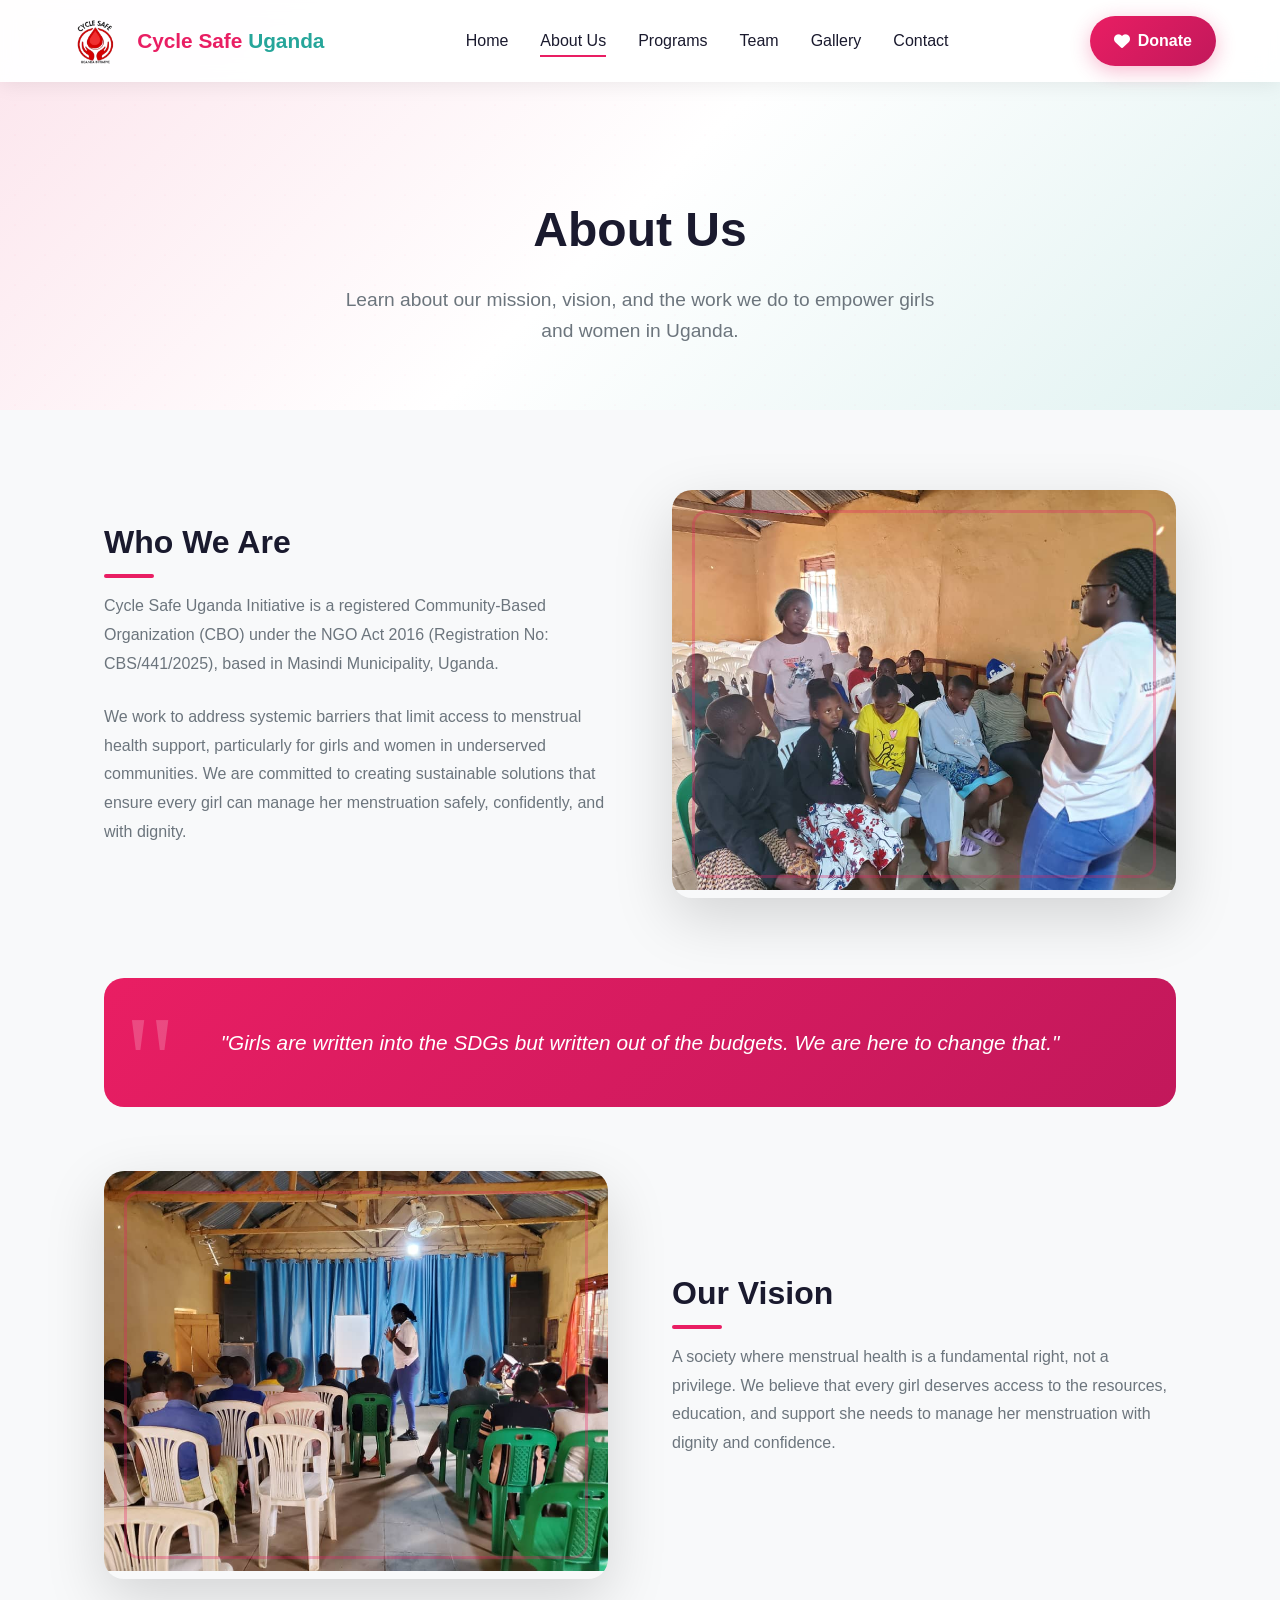
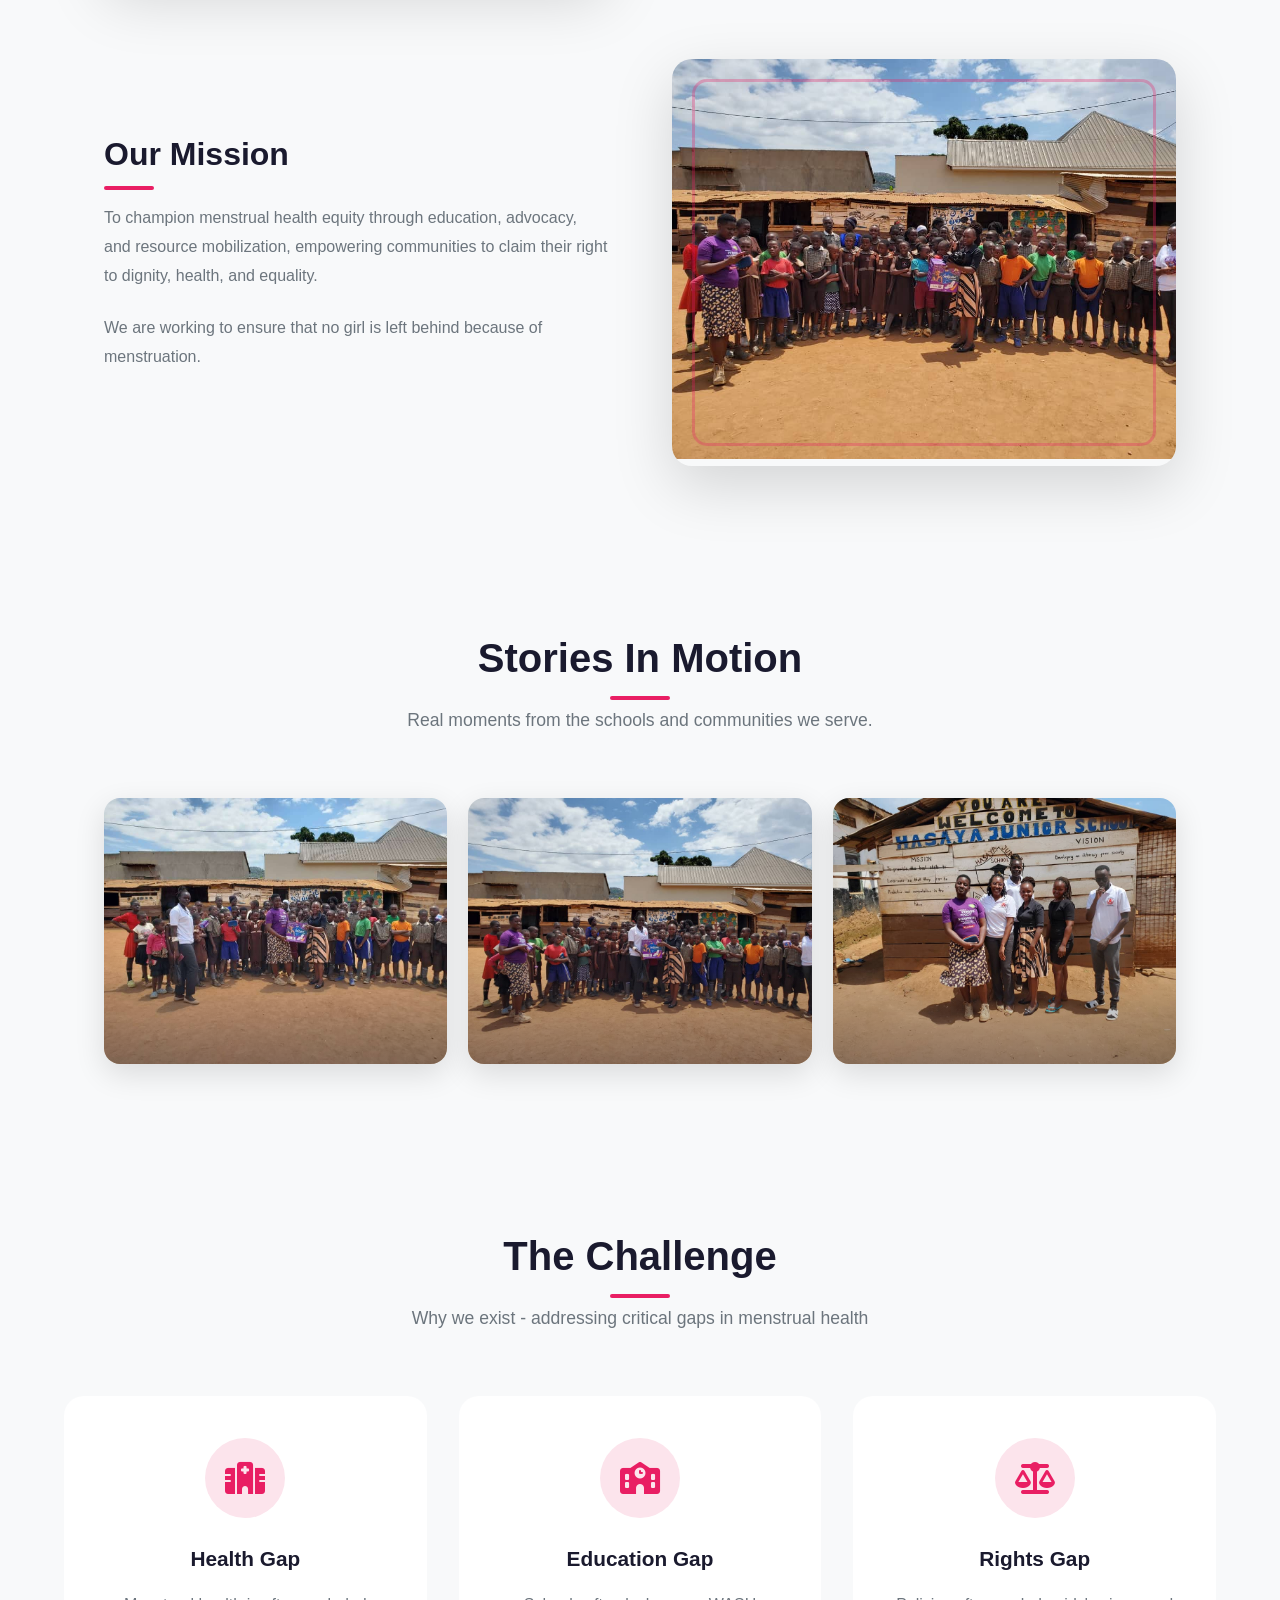
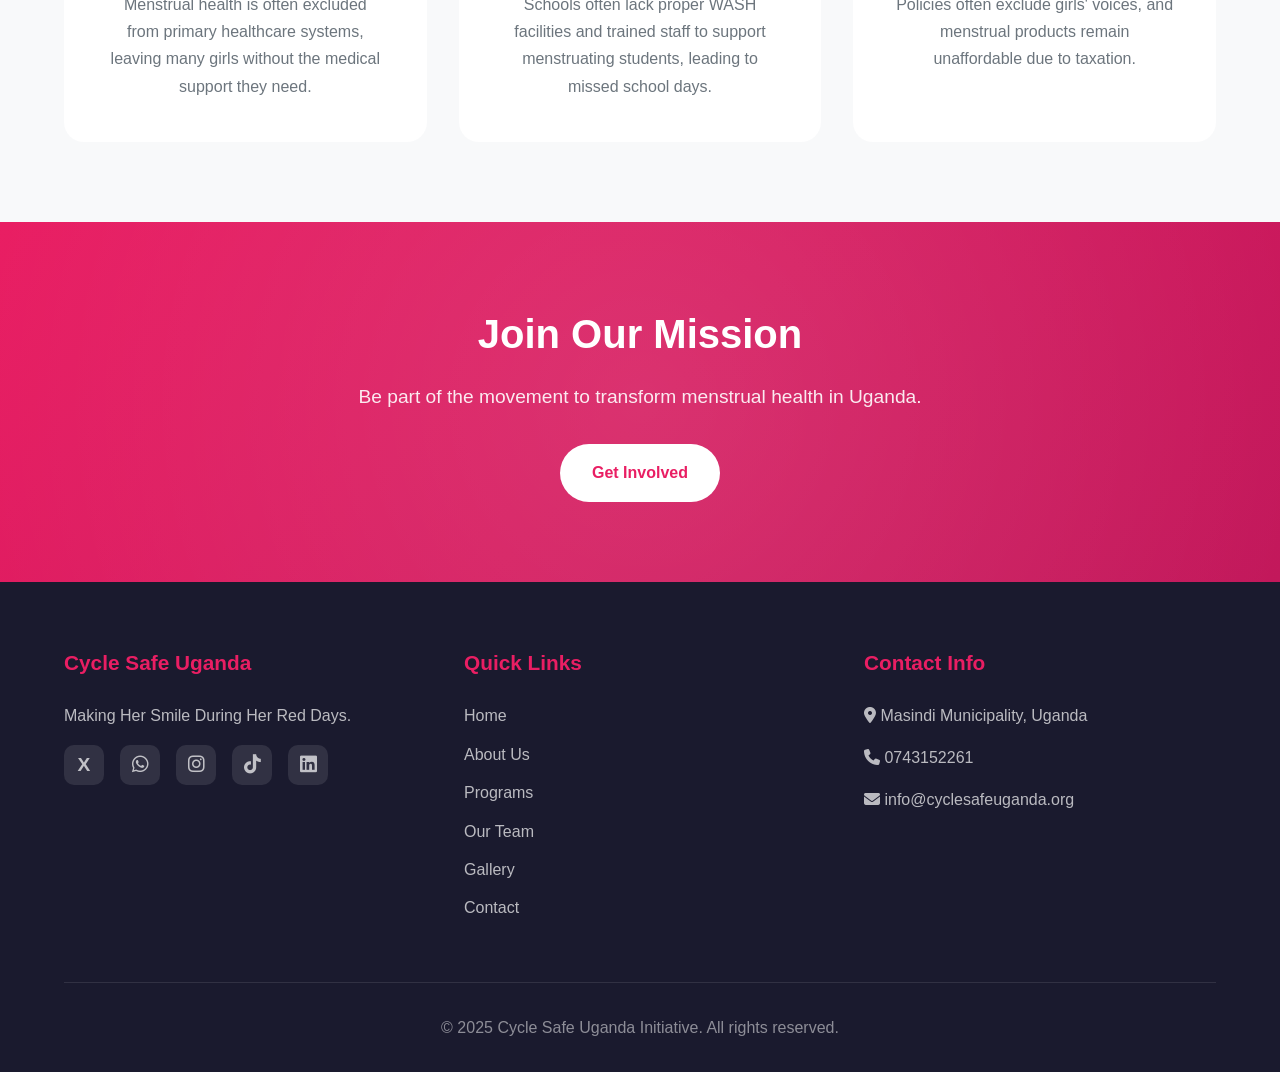
<file: about.html>
<!DOCTYPE html>
<html lang="en">
<head>
    <meta charset="UTF-8">
    <meta name="viewport" content="width=device-width, initial-scale=1.0">
    <title>About Us - Cycle Safe Uganda Initiative</title>
    <link rel="stylesheet" href="styles.css">
    <link rel="stylesheet" href="https://cdnjs.cloudflare.com/ajax/libs/font-awesome/6.4.0/css/all.min.css">
    <style>
        .page-header {
            background: linear-gradient(135deg, var(--primary-light) 0%, #fff 50%, #e0f2f1 100%);
            padding: 12rem 5% 4rem;
            text-align: center;
            position: relative;
            overflow: hidden;
        }
        
        .page-header::before {
            content: '';
            position: absolute;
            top: 0;
            left: 0;
            width: 100%;
            height: 100%;
            background: url('data:image/svg+xml,<svg xmlns="http://www.w3.org/2000/svg" viewBox="0 0 100 100"><circle cx="50" cy="50" r="2" fill="%23e91e63" opacity="0.1"/></svg>') repeat;
            background-size: 30px 30px;
            animation: moveBackground 20s linear infinite;
        }
        
        @keyframes moveBackground {
            from { background-position: 0 0; }
            to { background-position: 30px 30px; }
        }
        
        .page-header h1 {
            font-size: 3rem;
            color: var(--dark);
            margin-bottom: 1rem;
            position: relative;
        }
        
        .page-header p {
            font-size: 1.2rem;
            color: var(--gray);
            max-width: 600px;
            margin: 0 auto;
            position: relative;
        }
        
        .about-content {
            padding: 5rem 5%;
            max-width: 1200px;
            margin: 0 auto;
        }
        
        .about-section {
            display: grid;
            grid-template-columns: 1fr 1fr;
            gap: 4rem;
            align-items: center;
            margin-bottom: 5rem;
        }
        
        .about-section.reverse {
            direction: rtl;
        }
        
        .about-section.reverse > * {
            direction: ltr;
        }
        
        .about-text h2 {
            font-size: 2rem;
            margin-bottom: 1.5rem;
            color: var(--dark);
            position: relative;
        }
        
        .about-text h2::after {
            content: '';
            position: absolute;
            bottom: -10px;
            left: 0;
            width: 50px;
            height: 4px;
            background: var(--primary);
            border-radius: 2px;
        }
        
        .about-text p {
            color: var(--gray);
            line-height: 1.8;
            margin-bottom: 1.5rem;
        }
        
        .about-image {
            border-radius: 20px;
            overflow: hidden;
            box-shadow: 0 20px 60px rgba(0,0,0,0.15);
            position: relative;
        }
        
        .about-image::after {
            content: '';
            position: absolute;
            top: 20px;
            left: 20px;
            right: 20px;
            bottom: 20px;
            border: 3px solid var(--primary);
            border-radius: 15px;
            opacity: 0.3;
            animation: borderPulse 3s ease-in-out infinite;
        }
        
        @keyframes borderPulse {
            0%, 100% { opacity: 0.3; }
            50% { opacity: 0.6; }
        }
        
        .about-image img {
            width: 100%;
            height: 400px;
            object-fit: cover;
            transition: transform 0.5s ease;
        }
        
        .about-image:hover img {
            transform: scale(1.05);
        }
        
        .quote-box {
            background: linear-gradient(135deg, var(--primary) 0%, var(--primary-dark) 100%);
            color: white;
            padding: 3rem;
            border-radius: 20px;
            text-align: center;
            margin: 4rem 0;
            position: relative;
            overflow: hidden;
        }
        
        .quote-box::before {
            content: '"';
            font-size: 8rem;
            position: absolute;
            top: -20px;
            left: 20px;
            opacity: 0.2;
            font-family: serif;
        }
        
        .quote-box p {
            font-size: 1.3rem;
            font-style: italic;
            position: relative;
            z-index: 1;
        }
        
        .challenges {
            padding: 5rem 5%;
            background: var(--light);
        }
        
        .challenges-grid {
            display: grid;
            grid-template-columns: repeat(auto-fit, minmax(300px, 1fr));
            gap: 2rem;
            max-width: 1200px;
            margin: 0 auto;
        }
        
        .challenge-card {
            background: white;
            padding: 2.5rem;
            border-radius: 20px;
            text-align: center;
            transition: var(--transition);
            border: 2px solid transparent;
        }
        
        .challenge-card:hover {
            transform: translateY(-10px);
            border-color: var(--primary);
            box-shadow: 0 20px 60px rgba(0,0,0,0.1);
        }
        
        .challenge-icon {
            width: 80px;
            height: 80px;
            background: var(--primary-light);
            border-radius: 50%;
            display: flex;
            align-items: center;
            justify-content: center;
            margin: 0 auto 1.5rem;
            font-size: 2rem;
            color: var(--primary);
            transition: var(--transition);
        }
        
        .challenge-card:hover .challenge-icon {
            background: var(--primary);
            color: white;
            transform: rotate(360deg);
        }
        
        .challenge-card h3 {
            font-size: 1.3rem;
            margin-bottom: 1rem;
            color: var(--dark);
        }
        
        .challenge-card p {
            color: var(--gray);
            line-height: 1.7;
        }

        .story-gallery {
            padding: 0 5% 5rem;
            max-width: 1200px;
            margin: 0 auto;
        }

        .story-gallery-grid {
            display: grid;
            grid-template-columns: repeat(3, minmax(0, 1fr));
            gap: 1.3rem;
        }

        .story-photo {
            border-radius: 16px;
            overflow: hidden;
            box-shadow: 0 10px 30px rgba(0, 0, 0, 0.12);
            transition: var(--transition);
            min-height: 260px;
            position: relative;
        }

        .story-photo img {
            width: 100%;
            height: 100%;
            object-fit: cover;
            transition: transform 0.6s ease;
        }

        .story-photo:hover {
            transform: translateY(-8px);
        }

        .story-photo:hover img {
            transform: scale(1.08);
        }

        .story-photo::after {
            content: '';
            position: absolute;
            inset: 0;
            background: linear-gradient(to top, rgba(26, 26, 46, 0.4), transparent 45%);
            pointer-events: none;
        }
        
        @media (max-width: 968px) {
            .about-section {
                grid-template-columns: 1fr;
            }

            .story-gallery-grid {
                grid-template-columns: 1fr;
            }
            
            .about-section.reverse {
                direction: ltr;
            }
            
            .page-header h1 {
                font-size: 2rem;
            }
        }
    </style>
</head>
<body>
    <div class="loader">
        <div class="loader-circle"></div>
    </div>

    <header>
        <div class="nav-container">
            <a href="index.html" class="logo">
                <img src="images/cycle-safe-logo.png" alt="Cycle Safe Uganda Logo" class="logo-image">
                <div class="logo-text">Cycle Safe <span>Uganda</span></div>
            </a>
            <div class="menu-toggle" onclick="toggleMenu()">
                <span></span>
                <span></span>
                <span></span>
            </div>
            <nav>
                <ul id="nav-menu">
                    <li><a href="index.html">Home</a></li>
                    <li><a href="about.html" class="active">About Us</a></li>
                    <li><a href="programs.html">Programs</a></li>
                    <li><a href="team.html">Team</a></li>
                    <li><a href="gallery.html">Gallery</a></li>
                    <li><a href="contact.html">Contact</a></li>
                </ul>
            </nav>
            <a href="programs.html#support" class="nav-donate-btn"><i class="fas fa-heart"></i> Donate</a>
        </div>
    </header>

    <div class="page-header">
        <h1>About Us</h1>
        <p>Learn about our mission, vision, and the work we do to empower girls and women in Uganda.</p>
    </div>

    <section class="about-content">
        <div class="about-section reveal">
            <div class="about-text">
                <h2>Who We Are</h2>
                <p>Cycle Safe Uganda Initiative is a registered Community-Based Organization (CBO) under the NGO Act 2016 (Registration No: CBS/441/2025), based in Masindi Municipality, Uganda.</p>
                <p>We work to address systemic barriers that limit access to menstrual health support, particularly for girls and women in underserved communities. We are committed to creating sustainable solutions that ensure every girl can manage her menstruation safely, confidently, and with dignity.</p>
            </div>
            <div class="about-image">
                <img src="images/5.jpg" alt="Team meeting" decoding="async">
            </div>
        </div>

        <div class="quote-box reveal">
            <p>"Girls are written into the SDGs but written out of the budgets. We are here to change that."</p>
        </div>

        <div class="about-section reverse reveal">
            <div class="about-text">
                <h2>Our Vision</h2>
                <p>A society where menstrual health is a fundamental right, not a privilege. We believe that every girl deserves access to the resources, education, and support she needs to manage her menstruation with dignity and confidence.</p>
            </div>
            <div class="about-image">
                <img src="images/8.jpg" alt="Students participating in a school program" loading="lazy" decoding="async">
            </div>
        </div>

        <div class="about-section reveal">
            <div class="about-text">
                <h2>Our Mission</h2>
                <p>To champion menstrual health equity through education, advocacy, and resource mobilization, empowering communities to claim their right to dignity, health, and equality.</p>
                <p>We are working to ensure that no girl is left behind because of menstruation.</p>
            </div>
            <div class="about-image">
                <img src="images/9.jpg" alt="Cycle Safe outreach program in action" loading="lazy" decoding="async">
            </div>
        </div>
    </section>

    <section class="story-gallery">
        <div class="section-header reveal">
            <h2>Stories In Motion</h2>
            <p>Real moments from the schools and communities we serve.</p>
        </div>
        <div class="story-gallery-grid">
            <div class="story-photo reveal">
                <img src="images/10.jpg" alt="Students learning in a classroom" loading="lazy" decoding="async">
            </div>
            <div class="story-photo reveal">
                <img src="images/11.jpg" alt="Group activity during awareness session" loading="lazy" decoding="async">
            </div>
            <div class="story-photo reveal">
                <img src="images/12.jpg" alt="Young people engaged in workshop" loading="lazy" decoding="async">
            </div>
        </div>
    </section>

    <section class="challenges">
        <div class="section-header reveal">
            <h2>The Challenge</h2>
            <p>Why we exist - addressing critical gaps in menstrual health</p>
        </div>
        <div class="challenges-grid">
            <div class="challenge-card reveal">
                <div class="challenge-icon">
                    <i class="fas fa-hospital"></i>
                </div>
                <h3>Health Gap</h3>
                <p>Menstrual health is often excluded from primary healthcare systems, leaving many girls without the medical support they need.</p>
            </div>
            <div class="challenge-card reveal">
                <div class="challenge-icon">
                    <i class="fas fa-school"></i>
                </div>
                <h3>Education Gap</h3>
                <p>Schools often lack proper WASH facilities and trained staff to support menstruating students, leading to missed school days.</p>
            </div>
            <div class="challenge-card reveal">
                <div class="challenge-icon">
                    <i class="fas fa-balance-scale"></i>
                </div>
                <h3>Rights Gap</h3>
                <p>Policies often exclude girls' voices, and menstrual products remain unaffordable due to taxation.</p>
            </div>
        </div>
    </section>

    <section class="cta">
        <div class="cta-content">
            <h2>Join Our Mission</h2>
            <p>Be part of the movement to transform menstrual health in Uganda.</p>
            <a href="contact.html" class="btn">Get Involved</a>
        </div>
    </section>

    <footer>
        <div class="footer-grid">
            <div class="footer-col">
                <h4>Cycle Safe Uganda</h4>
                <p>Making Her Smile During Her Red Days.</p>
<div class="social-links">
                    <a href="https://x.com/CyclesafeUg" target="_blank" style="font-family:sans-serif;font-weight:bold">X</a>
                    <a href="https://wa.me/256743152261" target="_blank"><i class="fab fa-whatsapp"></i></a>
                    <a href="https://www.instagram.com/cylesafeugandainitiative?utm_source=qr&igsh=MWJmbmpsaXpyMHZxaQ==" target="_blank"><i class="fab fa-instagram"></i></a>
                    <a href="https://vm.tiktok.com/ZS9N72SBQddAj-WL2Fd/" target="_blank"><i class="fab fa-tiktok"></i></a>
                    <a href="https://www.linkedin.com/company/cycle-safe-uganda/" target="_blank"><i class="fab fa-linkedin"></i></a>
                </div>
            </div>
            <div class="footer-col">
                <h4>Quick Links</h4>
                <ul>
                    <li><a href="index.html">Home</a></li>
                    <li><a href="about.html">About Us</a></li>
                    <li><a href="programs.html">Programs</a></li>
                    <li><a href="team.html">Our Team</a></li>
                    <li><a href="gallery.html">Gallery</a></li>
                    <li><a href="contact.html">Contact</a></li>
                </ul>
            </div>
            <div class="footer-col">
                <h4>Contact Info</h4>
                <p><i class="fas fa-map-marker-alt"></i> Masindi Municipality, Uganda</p>
                <p><i class="fas fa-phone"></i> 0743152261</p>
                <p><i class="fas fa-envelope"></i> info@cyclesafeuganda.org</p>
            </div>
        </div>
        <div class="footer-bottom">
            <p>&copy; 2025 Cycle Safe Uganda Initiative. All rights reserved.</p>
        </div>
    </footer>

    <script>
        document.addEventListener('DOMContentLoaded', () => {
            const loader = document.querySelector('.loader');
            if (loader) {
                loader.classList.add('hidden');
            }
        });

        // Fallback in case DOMContentLoaded is delayed by browser quirks.
        setTimeout(() => {
            const loader = document.querySelector('.loader');
            if (loader && !loader.classList.contains('hidden')) {
                loader.classList.add('hidden');
            }
        }, 1200);

        window.addEventListener('scroll', () => {
            const header = document.querySelector('header');
            header.classList.toggle('scrolled', window.scrollY > 50);
        });

        function toggleMenu() {
            document.getElementById('nav-menu').classList.toggle('active');
        }

        window.addEventListener('scroll', reveal);
        
        function reveal() {
            var reveals = document.querySelectorAll('.reveal');
            for (var i = 0; i < reveals.length; i++) {
                var windowHeight = window.innerHeight;
                var elementTop = reveals[i].getBoundingClientRect().top;
                var elementVisible = 150;
                if (elementTop < windowHeight - elementVisible) {
                    reveals[i].classList.add('active');
                }
            }
        }
    </script>
</body>
</html>
</file>
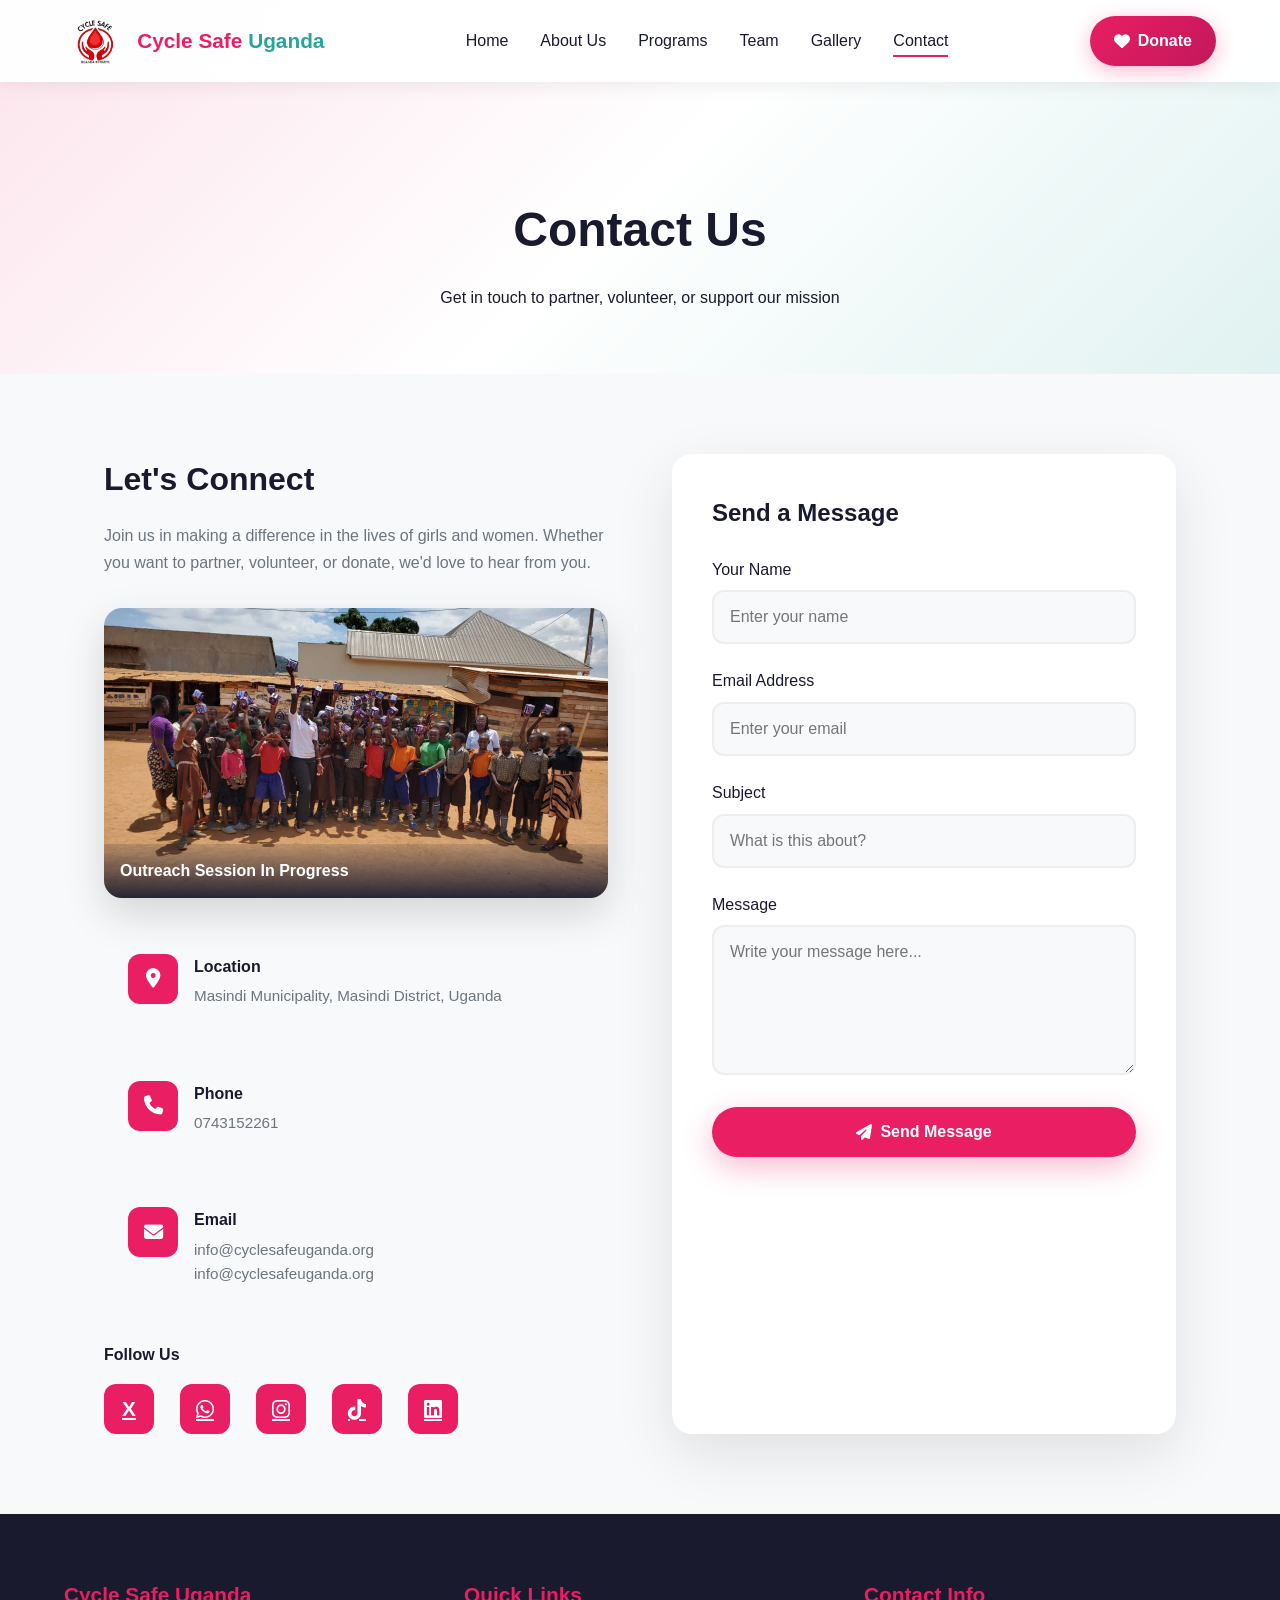
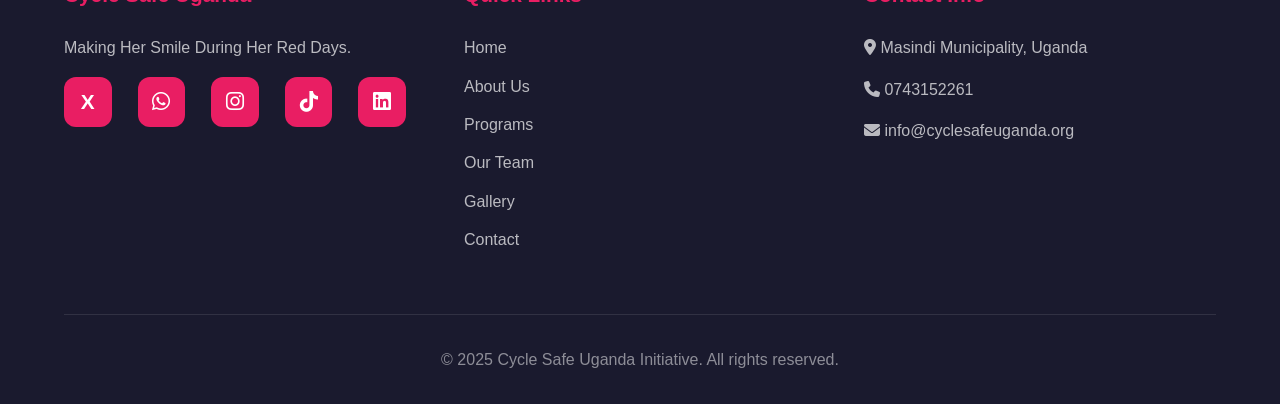
<file: contact.html>
<!DOCTYPE html>
<html lang="en">
<head>
    <meta charset="UTF-8">
    <meta name="viewport" content="width=device-width, initial-scale=1.0">
    <title>Contact - Cycle Safe Uganda Initiative</title>
    <link rel="stylesheet" href="styles.css">
    <link rel="stylesheet" href="https://cdnjs.cloudflare.com/ajax/libs/font-awesome/6.4.0/css/all.min.css">
    <style>
        .page-header {
            background: linear-gradient(135deg, var(--primary-light) 0%, #fff 50%, #e0f2f1 100%);
            padding: 12rem 5% 4rem;
            text-align: center;
            position: relative;
            overflow: hidden;
        }

        .page-header h1 {
            font-size: 3rem;
            color: var(--dark);
            margin-bottom: 1rem;
            position: relative;
            z-index: 1;
        }

        .page-header p {
            position: relative;
            z-index: 1;
        }

        .contact-photo {
            margin: 1.8rem 0 2rem;
            border-radius: 18px;
            overflow: hidden;
            position: relative;
            box-shadow: 0 16px 42px rgba(0, 0, 0, 0.15);
        }

        .contact-photo img {
            width: 100%;
            height: 290px;
            object-fit: cover;
            display: block;
            transition: transform 0.6s ease;
        }

        .contact-photo:hover img {
            transform: scale(1.08);
        }

        .contact-photo span {
            position: absolute;
            left: 0;
            right: 0;
            bottom: 0;
            padding: 0.9rem 1rem;
            color: var(--white);
            font-weight: 600;
            background: linear-gradient(to top, rgba(26, 26, 46, 0.92), rgba(26, 26, 46, 0.15));
        }
        
        .contact-section {
            padding: 5rem 5%;
            max-width: 1200px;
            margin: 0 auto;
        }
        
        .contact-grid {
            display: grid;
            grid-template-columns: 1fr 1fr;
            gap: 4rem;
        }
        
        .contact-info h2 {
            font-size: 2rem;
            color: var(--dark);
            margin-bottom: 1rem;
        }
        
        .contact-info > p {
            color: var(--gray);
            margin-bottom: 2rem;
            line-height: 1.7;
        }
        
        .info-item {
            display: flex;
            align-items: flex-start;
            gap: 1rem;
            margin-bottom: 1.5rem;
            padding: 1.5rem;
            background: var(--light);
            border-radius: 15px;
            transition: var(--transition);
        }
        
        .info-item:hover {
            transform: translateX(10px);
            box-shadow: 0 10px 30px rgba(0,0,0,0.1);
        }
        
        .info-item i {
            width: 50px;
            height: 50px;
            background: var(--primary);
            color: white;
            border-radius: 12px;
            display: flex;
            align-items: center;
            justify-content: center;
            font-size: 1.2rem;
            flex-shrink: 0;
        }
        
        .info-item h4 {
            color: var(--dark);
            margin-bottom: 0.3rem;
        }
        
        .info-item p {
            color: var(--gray);
            font-size: 0.95rem;
        }
        
        .social-section {
            margin-top: 2rem;
        }
        
        .social-section h4 {
            color: var(--dark);
            margin-bottom: 1rem;
        }
        
        .social-links a {
            width: 50px;
            height: 50px;
            background: var(--primary);
            color: white;
            border-radius: 12px;
            display: inline-flex;
            align-items: center;
            justify-content: center;
            font-size: 1.3rem;
            margin-right: 10px;
            transition: var(--transition);
        }
        
        .social-links a:hover {
            transform: translateY(-5px);
            background: var(--secondary);
        }
        
        .contact-form {
            background: white;
            padding: 2.5rem;
            border-radius: 20px;
            box-shadow: 0 20px 60px rgba(0,0,0,0.1);
        }
        
        .contact-form h3 {
            color: var(--dark);
            margin-bottom: 1.5rem;
            font-size: 1.5rem;
        }
        
        .form-group {
            margin-bottom: 1.5rem;
        }
        
        .form-group label {
            display: block;
            color: var(--dark);
            margin-bottom: 0.5rem;
            font-weight: 500;
        }
        
        .form-group input,
        .form-group textarea {
            width: 100%;
            padding: 1rem;
            border: 2px solid #eee;
            border-radius: 12px;
            font-size: 1rem;
            transition: var(--transition);
            background: var(--light);
        }
        
        .form-group input:focus,
        .form-group textarea:focus {
            outline: none;
            border-color: var(--primary);
            background: white;
        }
        
        .form-group textarea {
            resize: vertical;
            min-height: 150px;
        }
        
        .contact-form .btn {
            width: 100%;
            justify-content: center;
        }
        
        @media (max-width: 768px) {
            .contact-grid {
                grid-template-columns: 1fr;
            }
        }
    </style>
</head>
<body>
    <div class="loader"><div class="loader-circle"></div></div>

    <header>
        <div class="nav-container">
            <a href="index.html" class="logo">
                <img src="images/cycle-safe-logo.png" alt="Cycle Safe Uganda Logo" class="logo-image">
                <div class="logo-text">Cycle Safe <span>Uganda</span></div>
            </a>
            <div class="menu-toggle" onclick="toggleMenu()">
                <span></span><span></span><span></span>
            </div>
            <nav>
                <ul id="nav-menu">
                    <li><a href="index.html">Home</a></li>
                    <li><a href="about.html">About Us</a></li>
                    <li><a href="programs.html">Programs</a></li>
                    <li><a href="team.html">Team</a></li>
                    <li><a href="gallery.html">Gallery</a></li>
                    <li><a href="contact.html" class="active">Contact</a></li>
                </ul>
            </nav>
            <a href="programs.html#support" class="nav-donate-btn"><i class="fas fa-heart"></i> Donate</a>
        </div>
    </header>

    <div class="page-header">
        <h1>Contact Us</h1>
        <p>Get in touch to partner, volunteer, or support our mission</p>
    </div>

    <section class="contact-section">
        <div class="contact-grid">
            <div class="contact-info reveal">
                <h2>Let's Connect</h2>
                <p>Join us in making a difference in the lives of girls and women. Whether you want to partner, volunteer, or donate, we'd love to hear from you.</p>

                <div class="contact-photo">
                    <img src="images/14.jpg" alt="Cycle Safe team and students during an outreach session" loading="lazy" decoding="async">
                    <span>Outreach Session In Progress</span>
                </div>
                
                <div class="info-item">
                    <i class="fas fa-map-marker-alt"></i>
                    <div>
                        <h4>Location</h4>
                        <p>Masindi Municipality, Masindi District, Uganda</p>
                    </div>
                </div>
                
                <div class="info-item">
                    <i class="fas fa-phone"></i>
                    <div>
                        <h4>Phone</h4>
                        <p>0743152261</p>
                    </div>
                </div>
                
                <div class="info-item">
                    <i class="fas fa-envelope"></i>
                    <div>
                        <h4>Email</h4>
                        <p>info@cyclesafeuganda.org</p>
                        <p>info@cyclesafeuganda.org</p>
                    </div>
                </div>
                
                <div class="social-section">
                    <h4>Follow Us</h4>
                    <div class="social-links">
                        <a href="https://x.com/CyclesafeUg" target="_blank" style="font-family:sans-serif;font-weight:bold">X</a>
                        <a href="https://wa.me/256743152261" target="_blank"><i class="fab fa-whatsapp"></i></a>
                        <a href="https://www.instagram.com/cylesafeugandainitiative?utm_source=qr&igsh=MWJmbmpsaXpyMHZxaQ==" target="_blank"><i class="fab fa-instagram"></i></a>
                        <a href="https://vm.tiktok.com/ZS9N72SBQddAj-WL2Fd/" target="_blank"><i class="fab fa-tiktok"></i></a>
                        <a href="https://www.linkedin.com/company/cycle-safe-uganda/" target="_blank"><i class="fab fa-linkedin"></i></a>
                    </div>
                </div>
            </div>
            
            <div class="contact-form reveal">
                <h3>Send a Message</h3>
                <form action="https://formspree.io/f/xdabkgwp" method="POST">
                    <div class="form-group">
                        <label>Your Name</label>
                        <input type="text" name="name" placeholder="Enter your name" required>
                    </div>
                    <div class="form-group">
                        <label>Email Address</label>
                        <input type="email" name="email" placeholder="Enter your email" required>
                    </div>
                    <div class="form-group">
                        <label>Subject</label>
                        <input type="text" name="subject" placeholder="What is this about?" required>
                    </div>
                    <div class="form-group">
                        <label>Message</label>
                        <textarea name="message" placeholder="Write your message here..." required></textarea>
                    </div>
                    <button type="submit" class="btn btn-primary">
                        <i class="fas fa-paper-plane"></i> Send Message
                    </button>
                </form>
            </div>
        </div>
    </section>

    <footer>
        <div class="footer-grid">
            <div class="footer-col">
                <h4>Cycle Safe Uganda</h4>
                <p>Making Her Smile During Her Red Days.</p>
                <div class="social-links">
                    <a href="https://x.com/CyclesafeUg" target="_blank" style="font-family:sans-serif;font-weight:bold">X</a>
                    <a href="https://wa.me/256743152261" target="_blank"><i class="fab fa-whatsapp"></i></a>
                    <a href="https://www.instagram.com/cylesafeugandainitiative?utm_source=qr&igsh=MWJmbmpsaXpyMHZxaQ==" target="_blank"><i class="fab fa-instagram"></i></a>
                    <a href="https://vm.tiktok.com/ZS9N72SBQddAj-WL2Fd/" target="_blank"><i class="fab fa-tiktok"></i></a>
                    <a href="https://www.linkedin.com/company/cycle-safe-uganda/" target="_blank"><i class="fab fa-linkedin"></i></a>
                </div>
            </div>
            <div class="footer-col">
                <h4>Quick Links</h4>
                <ul>
                    <li><a href="index.html">Home</a></li>
                    <li><a href="about.html">About Us</a></li>
                    <li><a href="programs.html">Programs</a></li>
                    <li><a href="team.html">Our Team</a></li>
                    <li><a href="gallery.html">Gallery</a></li>
                    <li><a href="contact.html">Contact</a></li>
                </ul>
            </div>
            <div class="footer-col">
                <h4>Contact Info</h4>
                <p><i class="fas fa-map-marker-alt"></i> Masindi Municipality, Uganda</p>
                <p><i class="fas fa-phone"></i> 0743152261</p>
                <p><i class="fas fa-envelope"></i> info@cyclesafeuganda.org</p>
            </div>
        </div>
        <div class="footer-bottom">
            <p>&copy; 2025 Cycle Safe Uganda Initiative. All rights reserved.</p>
        </div>
    </footer>

    <script>
        document.addEventListener('DOMContentLoaded', () => {
            const loader = document.querySelector('.loader');
            if (loader) {
                loader.classList.add('hidden');
            }
        });

        setTimeout(() => {
            const loader = document.querySelector('.loader');
            if (loader && !loader.classList.contains('hidden')) {
                loader.classList.add('hidden');
            }
        }, 1200);

        window.addEventListener('scroll', () => document.querySelector('header').classList.toggle('scrolled', window.scrollY > 50));
        function toggleMenu() { document.getElementById('nav-menu').classList.toggle('active'); }
        window.addEventListener('scroll', reveal);
        function reveal() {
            document.querySelectorAll('.reveal').forEach(el => {
                if (el.getBoundingClientRect().top < window.innerHeight - 150) el.classList.add('active');
            });
        }
    </script>
</body>
</html>
</file>
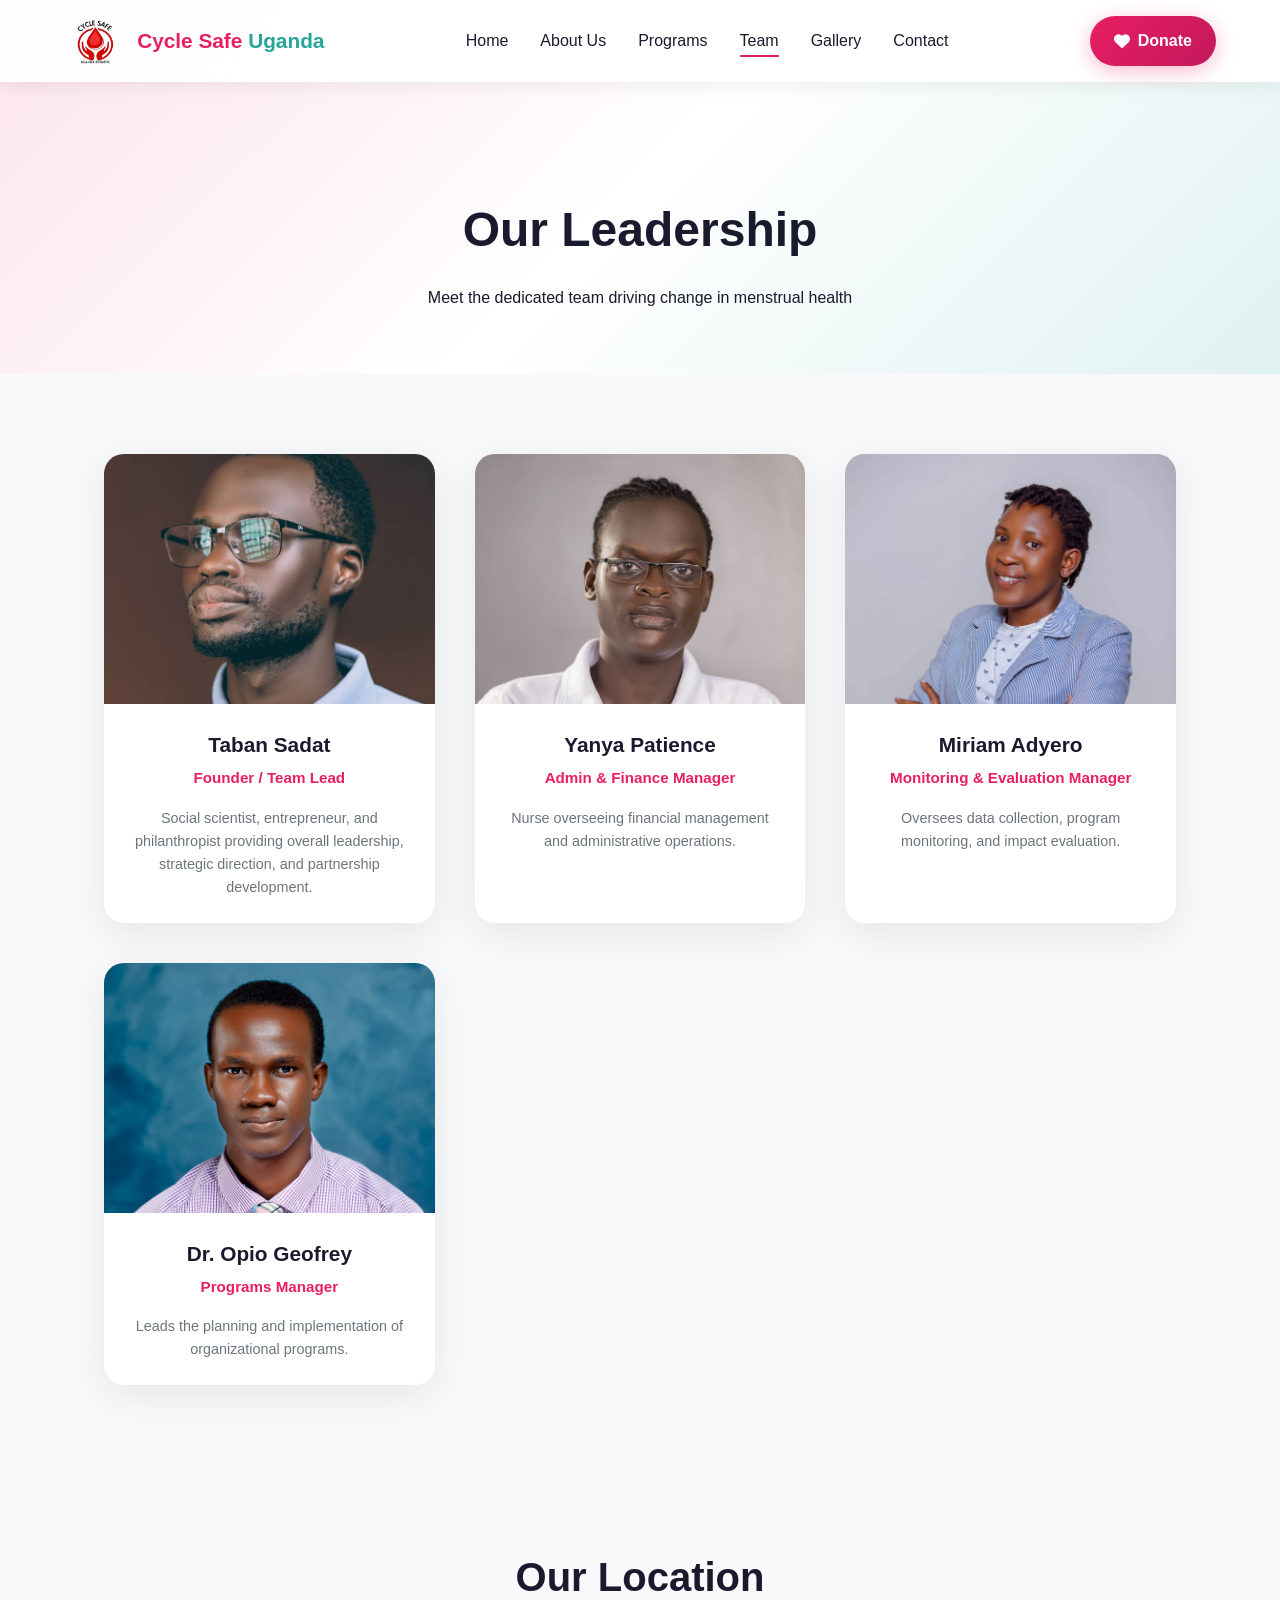
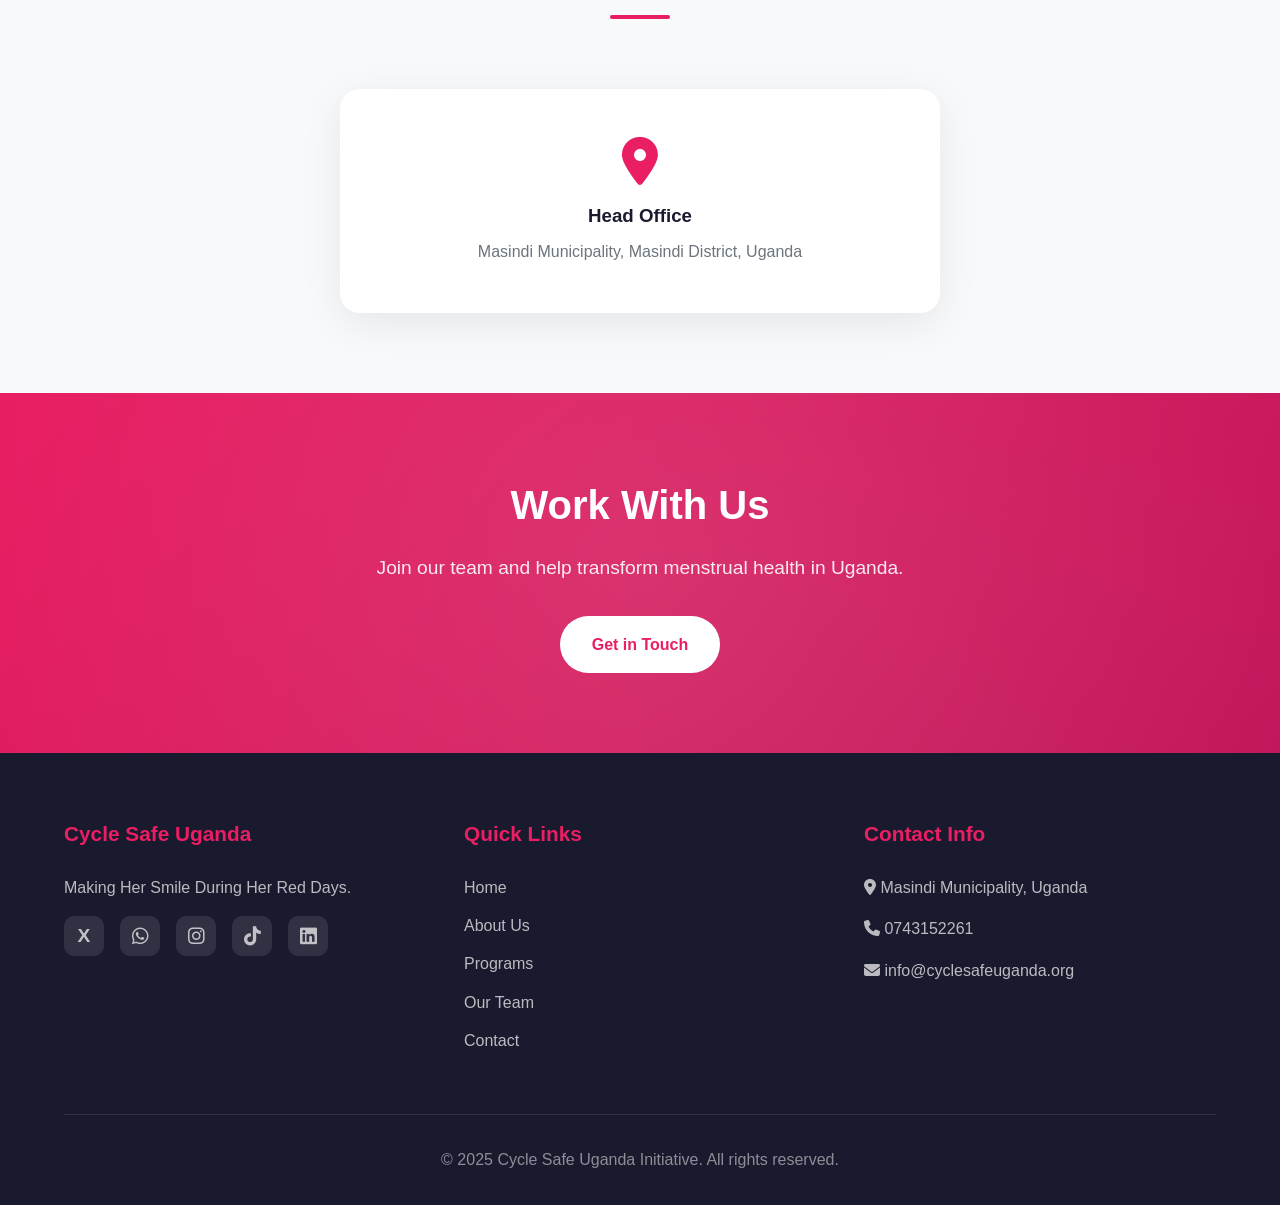
<file: team.html>
<!DOCTYPE html>
<html lang="en">
<head>
    <meta charset="UTF-8">
    <meta name="viewport" content="width=device-width, initial-scale=1.0">
    <title>Our Team - Cycle Safe Uganda Initiative</title>
    <link rel="stylesheet" href="styles.css">
    <link rel="stylesheet" href="https://cdnjs.cloudflare.com/ajax/libs/font-awesome/6.4.0/css/all.min.css">
    <style>
        .page-header {
            background: linear-gradient(135deg, var(--primary-light) 0%, #fff 50%, #e0f2f1 100%);
            padding: 12rem 5% 4rem;
            text-align: center;
        }
        
        .page-header h1 {
            font-size: 3rem;
            color: var(--dark);
            margin-bottom: 1rem;
        }
        
        .team-section {
            padding: 5rem 5%;
            max-width: 1200px;
            margin: 0 auto;
        }
        
        .team-grid {
            display: grid;
            grid-template-columns: repeat(auto-fit, minmax(280px, 1fr));
            gap: 2.5rem;
        }
        
        .team-card {
            background: white;
            border-radius: 20px;
            overflow: hidden;
            box-shadow: 0 10px 40px rgba(0,0,0,0.08);
            transition: var(--transition);
            position: relative;
        }
        
        .team-card:hover {
            transform: translateY(-15px);
            box-shadow: 0 25px 60px rgba(0,0,0,0.15);
        }
        
        .team-card::before {
            content: '';
            position: absolute;
            top: 0;
            left: 0;
            width: 100%;
            height: 5px;
            background: linear-gradient(90deg, var(--primary), var(--secondary));
        }
        
        .team-image {
            width: 100%;
            height: 250px;
            background: linear-gradient(135deg, var(--primary-light), #e0f2f1);
            display: flex;
            align-items: center;
            justify-content: center;
            position: relative;
            overflow: hidden;
        }

        .team-image img {
            width: 100%;
            height: 100%;
            object-fit: cover;
            object-position: center center;
            display: block;
            transition: transform 0.4s ease;
            transform: scale(1);
        }
        
        .team-image::after {
            content: '\f007';
            font-family: 'Font Awesome 6 Free';
            font-weight: 900;
            font-size: 5rem;
            color: var(--primary);
            opacity: 0.3;
        }

        .team-image.has-photo::after {
            content: none;
        }
        
        .team-info {
            padding: 1.5rem;
            text-align: center;
        }
        
        .team-info h3 {
            color: var(--dark);
            font-size: 1.3rem;
            margin-bottom: 0.3rem;
        }
        
        .team-info .role {
            color: var(--primary);
            font-weight: 600;
            font-size: 0.95rem;
            margin-bottom: 1rem;
        }
        
        .team-info p {
            color: var(--gray);
            font-size: 0.9rem;
            line-height: 1.6;
        }
        
        .team-card:hover .team-image {
            background: linear-gradient(135deg, var(--primary), var(--secondary));
        }

        .team-card:hover .team-image.has-photo {
            background: none;
        }

        .team-card:hover .team-image.has-photo img {
            transform: scale(0.98);
        }

        .team-image img.patience-photo {
            object-position: center 10%;
        }

        .team-image img.miriam-photo {
            object-position: center 20%;
        }

        .team-image img.opio-photo {
            object-position: center 20%;
        }
        
        .team-card:hover .team-image::after {
            color: white;
            opacity: 0.5;
        }
        
        .location-section {
            background: var(--light);
            padding: 5rem 5%;
            text-align: center;
        }
        
        .location-box {
            background: white;
            padding: 3rem;
            border-radius: 20px;
            max-width: 600px;
            margin: 0 auto;
            box-shadow: 0 10px 40px rgba(0,0,0,0.08);
        }
        
        .location-box i {
            font-size: 3rem;
            color: var(--primary);
            margin-bottom: 1rem;
        }
        
        .location-box h3 {
            color: var(--dark);
            margin-bottom: 0.5rem;
        }
        
        .location-box p {
            color: var(--gray);
        }
    </style>
</head>
<body>
    <div class="loader"><div class="loader-circle"></div></div>

    <header>
        <div class="nav-container">
            <a href="index.html" class="logo">
                <img src="images/cycle-safe-logo.png" alt="Cycle Safe Uganda Logo" class="logo-image">
                <div class="logo-text">Cycle Safe <span>Uganda</span></div>
            </a>
            <div class="menu-toggle" onclick="toggleMenu()">
                <span></span><span></span><span></span>
            </div>
            <nav>
                <ul id="nav-menu">
                    <li><a href="index.html">Home</a></li>
                    <li><a href="about.html">About Us</a></li>
                    <li><a href="programs.html">Programs</a></li>
                    <li><a href="team.html" class="active">Team</a></li>
                    <li><a href="gallery.html">Gallery</a></li>
                    <li><a href="contact.html">Contact</a></li>
                </ul>
            </nav>
            <a href="programs.html#support" class="nav-donate-btn"><i class="fas fa-heart"></i> Donate</a>
        </div>
    </header>

    <div class="page-header">
        <h1>Our Leadership</h1>
        <p>Meet the dedicated team driving change in menstrual health</p>
    </div>

    <section class="team-section">
        <div class="team-grid">
            <div class="team-card reveal">
                <div class="team-image has-photo">
                    <img src="images/sadat.jpeg" alt="Taban Sadat">
                </div>
                <div class="team-info">
                    <h3>Taban Sadat</h3>
                    <p class="role">Founder / Team Lead</p>
                    <p>Social scientist, entrepreneur, and philanthropist providing overall leadership, strategic direction, and partnership development.</p>
                </div>
            </div>

            <div class="team-card reveal">
                <div class="team-image has-photo">
                    <img src="images/patience.jpeg" alt="Yanya Patience" class="patience-photo">
                </div>
                <div class="team-info">
                    <h3>Yanya Patience</h3>
                    <p class="role">Admin & Finance Manager</p>
                    <p>Nurse overseeing financial management and administrative operations.</p>
                </div>
            </div>

            <!-- <div class="team-card reveal">
                <div class="team-image has-photo">
                    <img src="images/confidence.jpeg" alt="Natumanya Confidence">
                </div>
                <div class="team-info">
                    <h3>Natumanya Confidence</h3>
                    <p class="role">Volunteer & Outreach Manager</p>
                    <p>Coordinates volunteers and leads community outreach programs.</p>
                </div>
            </div> -->

            <div class="team-card reveal">
                <div class="team-image has-photo">
                    <img src="images/miriam.jpeg" alt="Miriam Adyero" class="miriam-photo">
                </div>
                <div class="team-info">
                    <h3>Miriam Adyero</h3>
                    <p class="role">Monitoring & Evaluation Manager</p>
                    <p>Oversees data collection, program monitoring, and impact evaluation.</p>
                </div>
            </div>

            <div class="team-card reveal">
                  <div class="team-image has-photo">
                    <img src="images/ababa.png" alt="Opio Geofrey" class="opio-photo">
                </div>                
                <div class="team-info">
                    <h3>Dr. Opio Geofrey</h3>
                    <p class="role">Programs Manager</p>
                    <p>Leads the planning and implementation of organizational programs.</p>
                </div>
            </div>
        </div>
    </section>

    <section class="location-section">
        <div class="section-header reveal">
            <h2>Our Location</h2>
        </div>
        <div class="location-box reveal">
            <i class="fas fa-map-marker-alt"></i>
            <h3>Head Office</h3>
            <p>Masindi Municipality, Masindi District, Uganda</p>
        </div>
    </section>

    <section class="cta">
        <div class="cta-content">
            <h2>Work With Us</h2>
            <p>Join our team and help transform menstrual health in Uganda.</p>
            <a href="contact.html" class="btn">Get in Touch</a>
        </div>
    </section>

    <footer>
        <div class="footer-grid">
            <div class="footer-col">
                <h4>Cycle Safe Uganda</h4>
                <p>Making Her Smile During Her Red Days.</p>
<div class="social-links">
                    <a href="https://x.com/CyclesafeUg" target="_blank" style="font-family:sans-serif;font-weight:bold">X</a>
                    <a href="https://wa.me/256743152261" target="_blank"><i class="fab fa-whatsapp"></i></a>
                    <a href="https://www.instagram.com/cylesafeugandainitiative?utm_source=qr&igsh=MWJmbmpsaXpyMHZxaQ==" target="_blank"><i class="fab fa-instagram"></i></a>
                    <a href="https://vm.tiktok.com/ZS9N72SBQddAj-WL2Fd/" target="_blank"><i class="fab fa-tiktok"></i></a>
                    <a href="https://www.linkedin.com/company/cycle-safe-uganda/" target="_blank"><i class="fab fa-linkedin"></i></a>
                </div>
            </div>
            <div class="footer-col">
                <h4>Quick Links</h4>
                <ul>
                    <li><a href="index.html">Home</a></li>
                    <li><a href="about.html">About Us</a></li>
                    <li><a href="programs.html">Programs</a></li>
                    <li><a href="team.html">Our Team</a></li>
                    <li><a href="contact.html">Contact</a></li>
                </ul>
            </div>
            <div class="footer-col">
                <h4>Contact Info</h4>
                <p><i class="fas fa-map-marker-alt"></i> Masindi Municipality, Uganda</p>
                <p><i class="fas fa-phone"></i> 0743152261</p>
                <p><i class="fas fa-envelope"></i> info@cyclesafeuganda.org</p>
            </div>
        </div>
        <div class="footer-bottom">
            <p>&copy; 2025 Cycle Safe Uganda Initiative. All rights reserved.</p>
        </div>
    </footer>

    <script>
        window.addEventListener('load', () => document.querySelector('.loader').classList.add('hidden'));
        window.addEventListener('scroll', () => document.querySelector('header').classList.toggle('scrolled', window.scrollY > 50));
        function toggleMenu() { document.getElementById('nav-menu').classList.toggle('active'); }
        window.addEventListener('scroll', reveal);
        function reveal() {
            document.querySelectorAll('.reveal').forEach(el => {
                if (el.getBoundingClientRect().top < window.innerHeight - 150) el.classList.add('active');
            });
        }
    </script>
</body>
</html>
</file>
<file: styles.css>
:root {
    --primary: #e91e63;
    --primary-dark: #c2185b;
    --primary-light: #fce4ec;
    --secondary: #26a69a;
    --dark: #1a1a2e;
    --light: #f8f9fa;
    --white: #ffffff;
    --gray: #6c757d;
    --transition: all 0.4s cubic-bezier(0.4, 0, 0.2, 1);
}

* {
    margin: 0;
    padding: 0;
    box-sizing: border-box;
    font-family: 'Segoe UI', Tahoma, Geneva, Verdana, sans-serif;
}

html {
    scroll-behavior: smooth;
}

body {
    background: var(--light);
    color: var(--dark);
    line-height: 1.6;
    overflow-x: hidden;
}

/* Loader */
.loader {
    position: fixed;
    top: 0;
    left: 0;
    width: 100%;
    height: 100%;
    background: var(--white);
    display: flex;
    justify-content: center;
    align-items: center;
    z-index: 9999;
    transition: opacity 0.5s ease;
}

.loader.hidden {
    opacity: 0;
    pointer-events: none;
}

.loader-circle {
    width: 60px;
    height: 60px;
    border: 4px solid var(--primary-light);
    border-top-color: var(--primary);
    border-radius: 50%;
    animation: spin 1s linear infinite;
}

@keyframes spin {
    to { transform: rotate(360deg); }
}

/* Header */
header {
    background: rgba(255, 255, 255, 0.95);
    backdrop-filter: blur(10px);
    padding: 1rem 5%;
    position: fixed;
    width: 100%;
    top: 0;
    z-index: 1000;
    box-shadow: 0 2px 20px rgba(0,0,0,0.08);
    transition: var(--transition);
}

header.scrolled {
    padding: 0.7rem 5%;
    box-shadow: 0 4px 30px rgba(0,0,0,0.12);
}

.nav-container {
    display: flex;
    justify-content: space-between;
    align-items: center;
    max-width: 1400px;
    margin: 0 auto;
}

.logo {
    display: flex;
    align-items: center;
    gap: 12px;
    text-decoration: none;
    color: var(--dark);
}

.logo-image {
    height: 50px;
    width: auto;
    object-fit: contain;
    transition: var(--transition);
}

.logo:hover .logo-image {
    transform: scale(1.05);
}

/* Featured Images */
.featured-images {
    padding: 5rem 5%;
    background: linear-gradient(180deg, var(--light) 0%, var(--white) 100%);
}

.featured-grid {
    display: grid;
    grid-template-columns: repeat(auto-fit, minmax(300px, 1fr));
    gap: 2rem;
    max-width: 1200px;
    margin: 0 auto;
    animation: fadeInUp 0.8s ease-out;
}

.featured-image-card {
    position: relative;
    overflow: hidden;
    border-radius: 20px;
    height: 340px;
    box-shadow: 0 10px 40px rgba(0,0,0,0.1);
    cursor: pointer;
    transition: var(--transition);
}

.featured-image-card img {
    width: 100%;
    height: 100%;
    object-fit: cover;
    transition: transform 0.6s cubic-bezier(0.4, 0, 0.2, 1);
}

.featured-image-card:hover img {
    transform: scale(1.1) rotate(1deg);
}

.image-caption {
    position: absolute;
    bottom: 0;
    left: 0;
    right: 0;
    background: linear-gradient(to top, rgba(26, 26, 46, 0.95), transparent);
    padding: 2rem 1.5rem 1.5rem;
    color: white;
    transform: translateY(20px);
    transition: transform 0.4s cubic-bezier(0.4, 0, 0.2, 1);
}

.featured-image-card:hover .image-caption {
    transform: translateY(0);
}

.image-caption h3 {
    font-size: 1.3rem;
    margin-bottom: 0.5rem;
    font-weight: 600;
}

.image-caption p {
    font-size: 0.95rem;
    opacity: 0.9;
    line-height: 1.4;
}

.logo-text {
    font-size: 1.3rem;
    font-weight: 700;
    color: var(--primary);
}

.logo-text span {
    color: var(--secondary);
}

nav ul {
    display: flex;
    list-style: none;
    gap: 2rem;
}

nav a {
    text-decoration: none;
    color: var(--dark);
    font-weight: 500;
    position: relative;
    padding: 0.5rem 0;
    transition: var(--transition);
}

nav a::after {
    content: '';
    position: absolute;
    bottom: 0;
    left: 0;
    width: 0;
    height: 2px;
    background: var(--primary);
    transition: var(--transition);
}

nav a:hover::after,
nav a.active::after {
    width: 100%;
}

nav a:hover {
    color: var(--primary);
}

.nav-donate-btn {
    padding: 0.75rem 1.5rem;
    background: linear-gradient(135deg, var(--primary), var(--primary-dark));
    color: white;
    border-radius: 50px;
    text-decoration: none;
    font-weight: 600;
    transition: var(--transition);
    display: inline-flex;
    align-items: center;
    gap: 8px;
    box-shadow: 0 5px 20px rgba(233, 30, 99, 0.3);
    white-space: nowrap;
}

.nav-donate-btn:hover {
    transform: translateY(-2px);
    box-shadow: 0 10px 30px rgba(233, 30, 99, 0.4);
    background: linear-gradient(135deg, var(--primary-dark), var(--primary));
}

.menu-toggle {
    display: none;
    flex-direction: column;
    gap: 5px;
    cursor: pointer;
    padding: 10px;
}

.menu-toggle span {
    width: 25px;
    height: 3px;
    background: var(--dark);
    border-radius: 3px;
    transition: var(--transition);
}

/* Hero Section */
.hero {
    min-height: 92vh;
    display: flex;
    align-items: center;
    padding: 7.2rem 5% 3.2rem;
    background: linear-gradient(135deg, var(--primary-light) 0%, #fff 50%, #e0f2f1 100%);
    position: relative;
    overflow: hidden;
}

.hero::before {
    content: '';
    position: absolute;
    top: -50%;
    right: -20%;
    width: 600px;
    height: 600px;
    background: radial-gradient(circle, rgba(233, 30, 99, 0.1) 0%, transparent 70%);
    animation: float 8s ease-in-out infinite;
}

.hero-layout {
    width: 100%;
    max-width: 1300px;
    margin: 0 auto;
    display: grid;
    grid-template-columns: minmax(0, 1fr) minmax(0, 1fr);
    gap: 2rem;
    align-items: center;
    position: relative;
    z-index: 1;
    background: var(--white);
    border-radius: 34px;
    padding: clamp(1.2rem, 2.5vw, 2.2rem);
    box-shadow: 0 24px 60px rgba(0, 0, 0, 0.12);
    overflow: hidden;
}

.hero-layout::before {
    content: '';
    position: absolute;
    left: -80px;
    top: -70px;
    width: 230px;
    height: 230px;
    border-radius: 50%;
    background: radial-gradient(circle, rgba(38, 166, 154, 0.14), transparent 65%);
    pointer-events: none;
}

@keyframes float {
    0%, 100% { transform: translateY(0) rotate(0deg); }
    50% { transform: translateY(-30px) rotate(10deg); }
}

.hero-content {
    max-width: 660px;
    display: flex;
    flex-direction: column;
    justify-content: center;
    padding: 0.4rem 0.4rem 0.4rem 0.8rem;
    z-index: 1;
    animation: slideUp 1s ease-out;
}

.hero-carousel {
    position: relative;
    width: 100%;
    max-width: 560px;
    margin-left: auto;
    height: clamp(360px, 55vh, 500px);
    border-radius: 64px;
    overflow: hidden;
    box-shadow: 0 26px 60px rgba(0, 0, 0, 0.18);
    animation: fadeIn 1.2s ease-out 0.3s both;
    clip-path: polygon(9% 0%, 83% 0%, 94% 6%, 100% 17%, 100% 83%, 93% 94%, 82% 100%, 10% 100%, 0% 90%, 0% 11%);
}

.hero-carousel::after {
    content: '';
    position: absolute;
    right: -24px;
    top: 8%;
    width: 120px;
    height: 84%;
    background: linear-gradient(180deg, rgba(38, 166, 154, 0.95), rgba(38, 166, 154, 0.72));
    border-radius: 70px;
    transform: rotate(8deg);
    z-index: 5;
    box-shadow: -12px 0 22px rgba(38, 166, 154, 0.24);
}

.hero-carousel::before {
    content: '';
    position: absolute;
    width: 84px;
    height: 84px;
    left: 16px;
    top: 16px;
    border-radius: 50%;
    border: 6px solid rgba(255, 255, 255, 0.95);
    background: radial-gradient(circle at 35% 30%, rgba(255,255,255,0.58), rgba(38, 166, 154, 0.96));
    box-shadow: 0 8px 20px rgba(0, 0, 0, 0.18);
    z-index: 8;
}

.hero-carousel-mark {
    position: absolute;
    left: 16px;
    top: 16px;
    width: 84px;
    height: 84px;
    z-index: 9;
    display: flex;
    align-items: center;
    justify-content: center;
    color: var(--white);
    font-size: 1.65rem;
}

.hero-slide {
    position: absolute;
    inset: 0;
    opacity: 0;
    transform: scale(1.06);
    transition: opacity 0.8s ease, transform 6s ease;
}

.hero-slide.active {
    opacity: 1;
    transform: scale(1);
}

.hero-slide img {
    width: 100%;
    height: 100%;
    object-fit: cover;
    display: block;
}

.hero-carousel-overlay {
    position: absolute;
    inset: 0;
    background: linear-gradient(to top, rgba(26, 26, 46, 0.78), rgba(26, 26, 46, 0.1));
    z-index: 3;
}

.hero-carousel-caption {
    position: absolute;
    left: 1.2rem;
    right: 1.2rem;
    bottom: 1.4rem;
    color: var(--white);
    z-index: 6;
}

.hero-carousel-caption h3 {
    font-size: 1.2rem;
    margin-bottom: 0.35rem;
}

.hero-carousel-caption p {
    color: rgba(255, 255, 255, 0.9);
    font-size: 0.95rem;
    margin: 0;
}

.carousel-controls {
    position: absolute;
    right: 0.9rem;
    top: 0.9rem;
    display: flex;
    gap: 0.45rem;
    z-index: 5;
}

.carousel-btn {
    width: 36px;
    height: 36px;
    border: none;
    border-radius: 50%;
    cursor: pointer;
    background: rgba(255, 255, 255, 0.88);
    color: var(--dark);
    transition: var(--transition);
}

.carousel-btn:hover {
    background: var(--primary);
    color: var(--white);
}

.carousel-dots {
    position: absolute;
    left: 50%;
    bottom: 0.9rem;
    transform: translateX(-50%);
    display: flex;
    gap: 0.45rem;
    z-index: 5;
}

.carousel-dot {
    width: 10px;
    height: 10px;
    border-radius: 50%;
    border: none;
    background: rgba(255, 255, 255, 0.45);
    cursor: pointer;
    transition: var(--transition);
}

.carousel-dot.active {
    background: var(--white);
    transform: scale(1.22);
}

@keyframes slideUp {
    from { opacity: 0; transform: translateY(40px); }
    to { opacity: 1; transform: translateY(0); }
}

.tagline {
    font-size: 1.2rem;
    color: var(--primary);
    font-weight: 600;
    margin-bottom: 1rem;
    display: flex;
    align-items: center;
    gap: 10px;
}

.tagline::before {
    content: '';
    width: 40px;
    height: 3px;
    background: var(--primary);
    border-radius: 2px;
}

.hero h1 {
    font-size: 3.55rem;
    line-height: 1.08;
    margin-bottom: 1.5rem;
    color: var(--dark);
    letter-spacing: -0.02em;
}

@media (max-width: 1200px) {
    .hero h1 {
        font-size: 3.1rem;
    }

    .hero-carousel {
        max-width: 540px;
    }
}

.hero h1 span {
    color: var(--primary);
    position: relative;
}

.hero p {
    font-size: 1.2rem;
    color: var(--gray);
    margin-bottom: 2rem;
    max-width: 550px;
}

.hero-buttons {
    display: flex;
    gap: 1rem;
    flex-wrap: wrap;
}

.btn {
    padding: 1rem 2rem;
    border-radius: 50px;
    text-decoration: none;
    font-weight: 600;
    transition: var(--transition);
    display: inline-flex;
    align-items: center;
    gap: 8px;
    cursor: pointer;
    border: none;
    font-size: 1rem;
}

.btn-primary {
    background: var(--primary);
    color: white;
    box-shadow: 0 10px 30px rgba(233, 30, 99, 0.3);
}

.btn-primary:hover {
    background: var(--primary-dark);
    transform: translateY(-3px);
    box-shadow: 0 15px 40px rgba(233, 30, 99, 0.4);
}

.btn-secondary {
    background: white;
    color: var(--dark);
    border: 2px solid var(--primary);
}

.btn-secondary:hover {
    background: var(--primary);
    color: white;
}

.btn-donate {
    background: linear-gradient(135deg, var(--primary), var(--primary-dark));
    color: white;
    box-shadow: 0 10px 30px rgba(233, 30, 99, 0.3);
}

.btn-donate:hover {
    background: linear-gradient(135deg, var(--primary-dark), var(--primary));
    transform: translateY(-3px);
    box-shadow: 0 15px 40px rgba(233, 30, 99, 0.4);
}

.hero-image {
    position: absolute;
    right: 5%;
    top: 50%;
    transform: translateY(-50%);
    width: 400px;
    animation: fadeIn 1.2s ease-out 0.3s both;
}

.impact-snapshots {
    background: var(--white);
}

.snapshot-grid {
    max-width: 1200px;
    margin: 0 auto;
    display: grid;
    grid-template-columns: repeat(3, minmax(0, 1fr));
    gap: 1.4rem;
}

.snapshot-card {
    position: relative;
    border-radius: 18px;
    overflow: hidden;
    min-height: 260px;
    box-shadow: 0 14px 36px rgba(0, 0, 0, 0.12);
    transition: var(--transition);
}

.snapshot-card:hover {
    transform: translateY(-8px);
}

.snapshot-card img {
    width: 100%;
    height: 100%;
    object-fit: cover;
    transition: transform 0.6s ease;
}

.snapshot-card:hover img {
    transform: scale(1.08);
}

.snapshot-card figcaption {
    position: absolute;
    left: 0;
    right: 0;
    bottom: 0;
    color: var(--white);
    background: linear-gradient(to top, rgba(26, 26, 46, 0.92), rgba(26, 26, 46, 0));
    padding: 1.2rem 1rem 0.95rem;
    font-weight: 600;
}

@keyframes fadeIn {
    from { opacity: 0; transform: translateY(-50%) scale(0.9); }
    to { opacity: 1; transform: translateY(-50%) scale(1); }
}

.hero-image img {
    width: 100%;
    border-radius: 30px;
    box-shadow: 0 30px 60px rgba(0,0,0,0.15);
}

/* Stats Section */
.stats {
    padding: 4rem 5%;
    background: var(--white);
    margin-top: -1px;
}

.stats-grid {
    display: grid;
    grid-template-columns: repeat(auto-fit, minmax(200px, 1fr));
    gap: 2rem;
    max-width: 1200px;
    margin: 0 auto;
}

.stat-card {
    text-align: center;
    padding: 2rem;
    border-radius: 20px;
    background: var(--light);
    transition: var(--transition);
    opacity: 0;
    transform: translateY(30px);
    animation: fadeUp 0.6s ease-out forwards;
}

.stat-card:nth-child(1) { animation-delay: 0.1s; }
.stat-card:nth-child(2) { animation-delay: 0.2s; }
.stat-card:nth-child(3) { animation-delay: 0.3s; }
.stat-card:nth-child(4) { animation-delay: 0.4s; }

@keyframes fadeUp {
    to { opacity: 1; transform: translateY(0); }
}

.stat-card:hover {
    transform: translateY(-10px);
    box-shadow: 0 20px 40px rgba(0,0,0,0.1);
}

.stat-number {
    font-size: 2.5rem;
    font-weight: 700;
    color: var(--primary);
    margin-bottom: 0.5rem;
}

.stat-label {
    color: var(--gray);
    font-size: 0.95rem;
}

/* Section Styles */
section {
    padding: 5rem 5%;
}

.section-header {
    text-align: center;
    max-width: 600px;
    margin: 0 auto 4rem;
}

.section-header h2 {
    font-size: 2.5rem;
    color: var(--dark);
    margin-bottom: 1rem;
    position: relative;
    display: inline-block;
}

.section-header h2::after {
    content: '';
    position: absolute;
    bottom: -10px;
    left: 50%;
    transform: translateX(-50%);
    width: 60px;
    height: 4px;
    background: var(--primary);
    border-radius: 2px;
}

.section-header p {
    color: var(--gray);
    font-size: 1.1rem;
}

/* Features Section */
.features {
    background: linear-gradient(180deg, var(--light) 0%, var(--white) 100%);
}

.features-grid {
    display: grid;
    grid-template-columns: repeat(auto-fit, minmax(300px, 1fr));
    gap: 2rem;
    max-width: 1200px;
    margin: 0 auto;
}

.feature-card {
    background: var(--white);
    padding: 2.5rem;
    border-radius: 20px;
    box-shadow: 0 10px 40px rgba(0,0,0,0.08);
    transition: var(--transition);
    position: relative;
    overflow: hidden;
}

.feature-card::before {
    content: '';
    position: absolute;
    top: 0;
    left: 0;
    width: 100%;
    height: 4px;
    background: linear-gradient(90deg, var(--primary), var(--secondary));
    transform: scaleX(0);
    transform-origin: left;
    transition: var(--transition);
}

.feature-card:hover {
    transform: translateY(-10px);
    box-shadow: 0 20px 60px rgba(0,0,0,0.12);
}

.feature-card:hover::before {
    transform: scaleX(1);
}

.feature-icon {
    width: 70px;
    height: 70px;
    background: var(--primary-light);
    border-radius: 20px;
    display: flex;
    align-items: center;
    justify-content: center;
    font-size: 2rem;
    margin-bottom: 1.5rem;
    transition: var(--transition);
}

.feature-card:hover .feature-icon {
    background: var(--primary);
    color: white;
    transform: scale(1.1) rotate(5deg);
}

.feature-card h3 {
    font-size: 1.3rem;
    margin-bottom: 1rem;
    color: var(--dark);
}

.feature-card p {
    color: var(--gray);
    line-height: 1.7;
}

/* CTA Section */
.cta {
    background: linear-gradient(135deg, var(--primary) 0%, var(--primary-dark) 100%);
    color: white;
    text-align: center;
    position: relative;
    overflow: hidden;
}

.cta::before {
    content: '';
    position: absolute;
    top: -50%;
    left: -50%;
    width: 200%;
    height: 200%;
    background: radial-gradient(circle, rgba(255,255,255,0.1) 0%, transparent 50%);
    animation: rotate 20s linear infinite;
}

@keyframes rotate {
    to { transform: rotate(360deg); }
}

.cta-content {
    position: relative;
    z-index: 1;
}

.cta h2 {
    font-size: 2.5rem;
    margin-bottom: 1rem;
}

.cta p {
    font-size: 1.2rem;
    opacity: 0.9;
    margin-bottom: 2rem;
    max-width: 600px;
    margin-left: auto;
    margin-right: auto;
}

.cta .btn {
    background: white;
    color: var(--primary);
}

.cta .btn:hover {
    background: var(--dark);
    color: white;
}

/* Footer */
footer {
    background: var(--dark);
    color: white;
    padding: 4rem 5% 2rem;
}

.footer-grid {
    display: grid;
    grid-template-columns: repeat(auto-fit, minmax(250px, 1fr));
    gap: 3rem;
    max-width: 1200px;
    margin: 0 auto;
    margin-bottom: 3rem;
}

.footer-col h4 {
    font-size: 1.3rem;
    margin-bottom: 1.5rem;
    color: var(--primary);
}

.footer-col p {
    color: rgba(255,255,255,0.7);
    margin-bottom: 1rem;
}

.footer-col ul {
    list-style: none;
}

.footer-col ul li {
    margin-bottom: 0.8rem;
}

.footer-col a {
    color: rgba(255,255,255,0.7);
    text-decoration: none;
    transition: var(--transition);
}

.footer-col a:hover {
    color: var(--primary);
    padding-left: 5px;
}

.social-links {
    display: flex;
    gap: 1rem;
    margin-top: 1rem;
}

.social-links a {
    width: 40px;
    height: 40px;
    background: rgba(255,255,255,0.1);
    border-radius: 10px;
    display: flex;
    align-items: center;
    justify-content: center;
    font-size: 1.2rem;
    transition: var(--transition);
}

.social-links a:hover {
    background: var(--primary);
    transform: translateY(-5px);
}

.footer-bottom {
    text-align: center;
    padding-top: 2rem;
    border-top: 1px solid rgba(255,255,255,0.1);
    color: rgba(255,255,255,0.5);
}

/* Scroll Animations */
.reveal {
    opacity: 0;
    transform: translateY(40px);
    transition: all 0.8s ease-out;
}

.reveal.active {
    opacity: 1;
    transform: translateY(0);
}

/* Responsive */
@media (max-width: 968px) {
    .hero {
        text-align: left;
        min-height: auto;
    }

    .hero-layout {
        grid-template-columns: 1fr;
        gap: 1.5rem;
        border-radius: 24px;
    }
    
    .hero-content {
        max-width: 100%;
        padding-right: 0;
    }
    
    .hero-carousel {
        max-width: 100%;
        margin-left: 0;
        height: 420px;
        clip-path: none;
        border-radius: 24px;
    }

    .hero-carousel::after {
        display: none;
    }

    .hero-carousel-caption {
        text-align: left;
    }

    .snapshot-grid {
        grid-template-columns: 1fr;
    }
    
    .hero h1 {
        font-size: 2.5rem;
    }
}

@media (max-width: 768px) {
    .menu-toggle {
        display: flex;
    }
    
    nav ul {
        position: fixed;
        top: 70px;
        left: 0;
        width: 100%;
        background: white;
        flex-direction: column;
        padding: 2rem;
        gap: 1rem;
        box-shadow: 0 20px 40px rgba(0,0,0,0.1);
        transform: translateY(-150%);
        transition: var(--transition);
    }
    
    nav ul.active {
        transform: translateY(0);
    }

    .nav-donate-btn {
        display: none;
    }
    
    .hero-buttons {
        justify-content: center;
    }

    .hero-content {
        text-align: center;
    }

    .tagline {
        justify-content: center;
    }
    
    .hero h1 {
        font-size: 2rem;
    }

    .hero-carousel {
        height: 320px;
    }

    .hero-layout {
        padding: 1rem;
    }

    .hero-content {
        padding: 0.2rem;
    }

    .hero-carousel::before {
        width: 56px;
        height: 56px;
        left: 10px;
        top: 10px;
        border-width: 4px;
    }

    .hero-carousel-mark {
        width: 56px;
        height: 56px;
        left: 10px;
        top: 10px;
        font-size: 1.2rem;
    }
    
    .section-header h2 {
        font-size: 2rem;
    }
}
</file>
